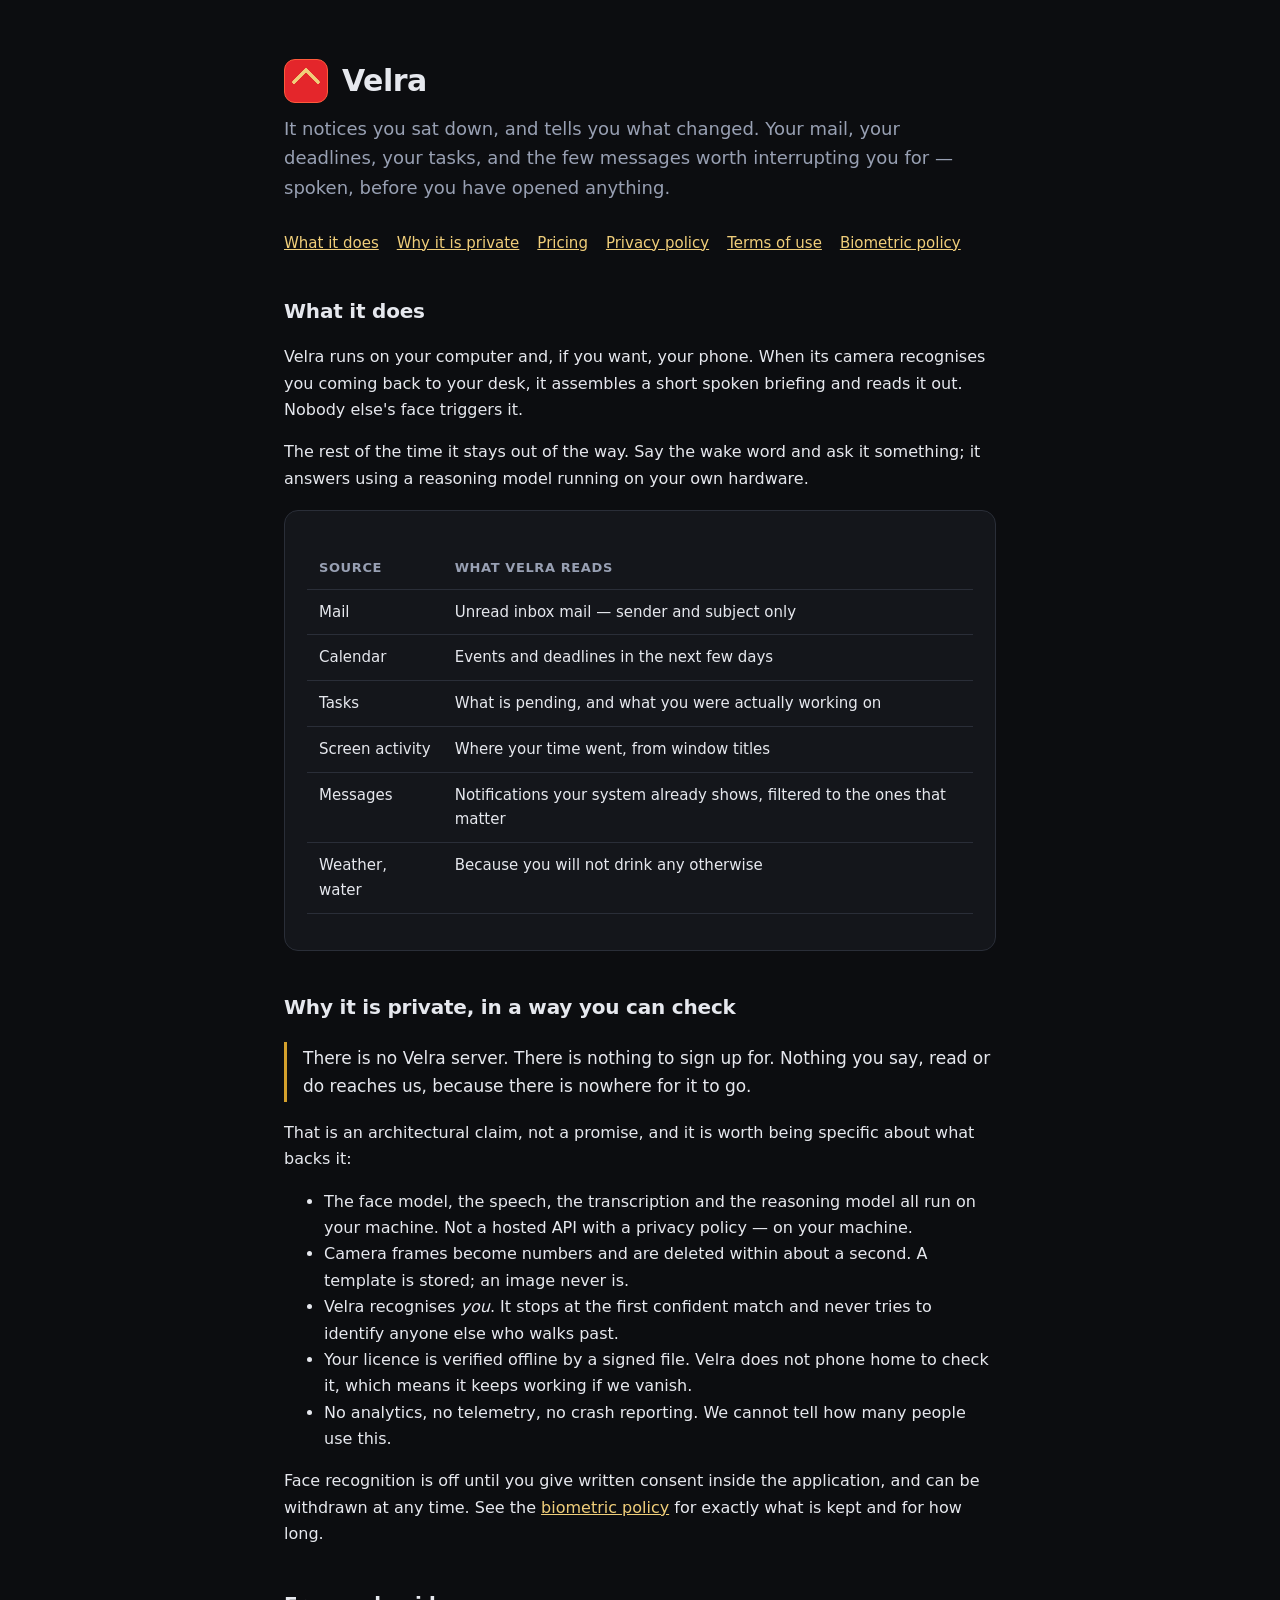
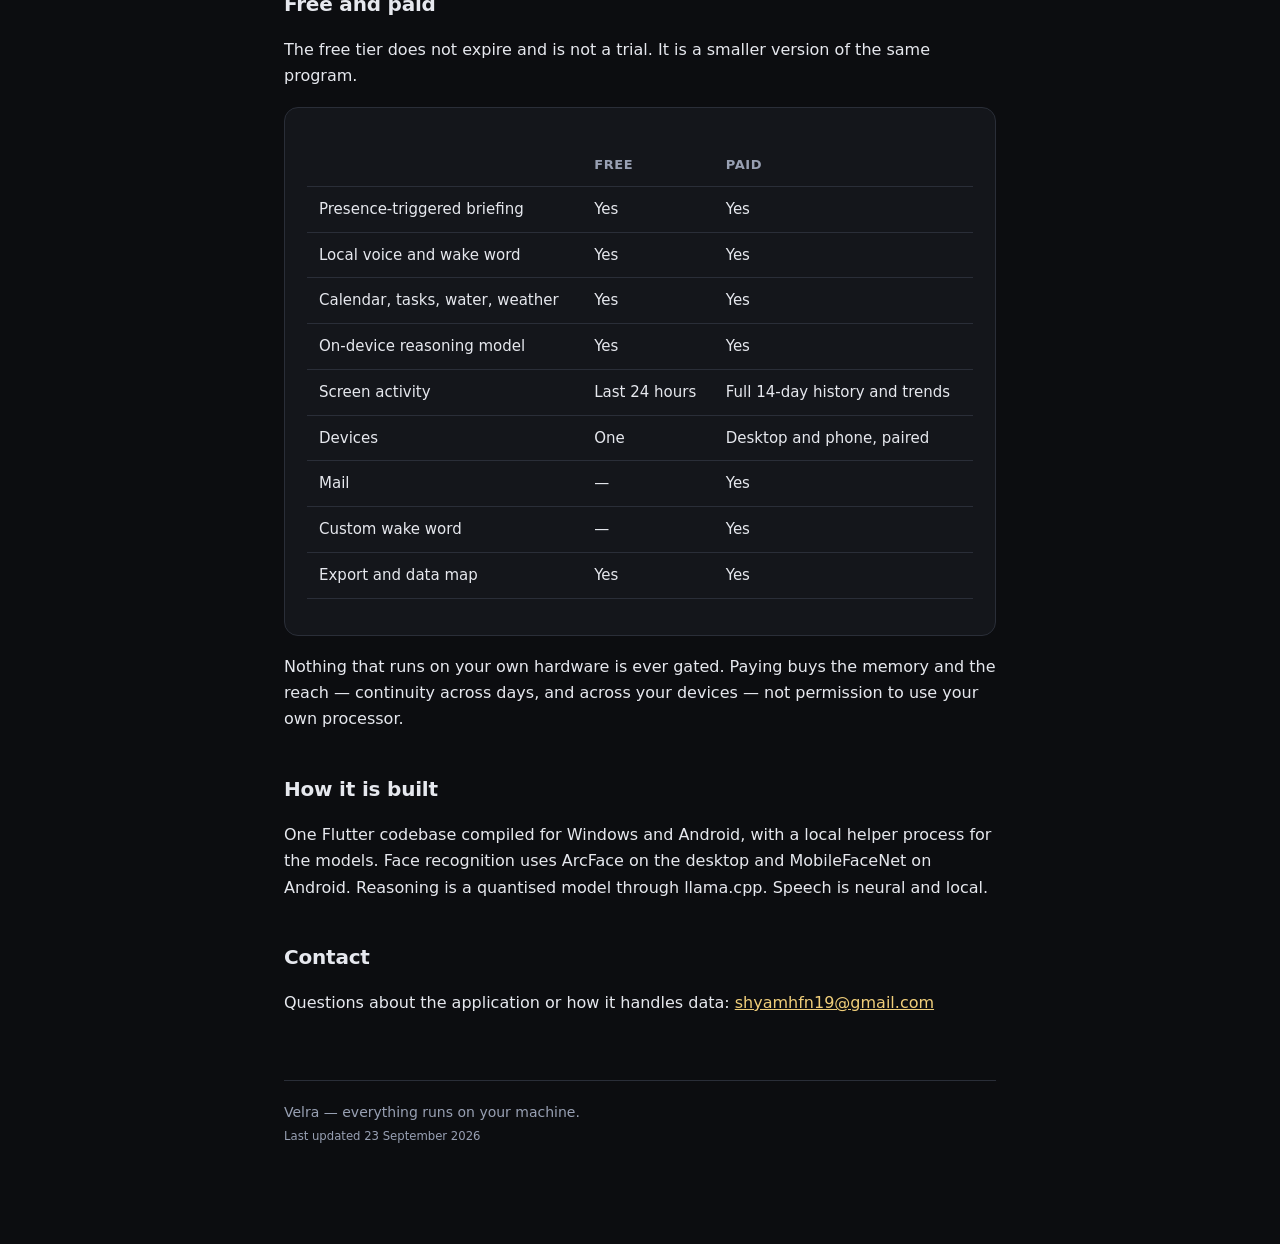
<file: index.html>
<!doctype html>
<html lang="en">
<head>
<meta charset="utf-8">
<meta name="viewport" content="width=device-width, initial-scale=1">
<title>Velra — it notices you sat down, and tells you what changed</title>
<meta name="description" content="Velra recognises you at your own desk and reads out what actually changed — mail, deadlines, tasks and the few messages worth interrupting you for. Everything runs on your machine. No server, no account.">
<link rel="stylesheet" href="_style.css">
</head>
<body>
<div class="wrap">

  <header>
    <div class="logo" aria-hidden="true"></div>
    <h1>Velra</h1>
  </header>
  <p class="lede">It notices you sat down, and tells you what changed. Your mail, your deadlines, your tasks, and the few messages worth interrupting you for — spoken, before you have opened anything.</p>

  <nav>
    <a href="#what">What it does</a>
    <a href="#private">Why it is private</a>
    <a href="#pricing">Pricing</a>
    <a href="privacy.html">Privacy policy</a>
    <a href="terms.html">Terms of use</a>
    <a href="biometric-policy.html">Biometric policy</a>
  </nav>

  <h2 id="what">What it does</h2>
  <p>Velra runs on your computer and, if you want, your phone. When its camera recognises you coming back to your desk, it assembles a short spoken briefing and reads it out. Nobody else's face triggers it.</p>
  <p>The rest of the time it stays out of the way. Say the wake word and ask it something; it answers using a reasoning model running on your own hardware.</p>

  <div class="card">
    <table>
      <tr><th>Source</th><th>What Velra reads</th></tr>
      <tr><td>Mail</td><td>Unread inbox mail — sender and subject only</td></tr>
      <tr><td>Calendar</td><td>Events and deadlines in the next few days</td></tr>
      <tr><td>Tasks</td><td>What is pending, and what you were actually working on</td></tr>
      <tr><td>Screen activity</td><td>Where your time went, from window titles</td></tr>
      <tr><td>Messages</td><td>Notifications your system already shows, filtered to the ones that matter</td></tr>
      <tr><td>Weather, water</td><td>Because you will not drink any otherwise</td></tr>
    </table>
  </div>

  <h2 id="private">Why it is private, in a way you can check</h2>

  <p class="answer">There is no Velra server. There is nothing to sign up for. Nothing you say, read or do reaches us, because there is nowhere for it to go.</p>

  <p>That is an architectural claim, not a promise, and it is worth being specific about what backs it:</p>
  <ul>
    <li>The face model, the speech, the transcription and the reasoning model all run on your machine. Not a hosted API with a privacy policy — on your machine.</li>
    <li>Camera frames become numbers and are deleted within about a second. A template is stored; an image never is.</li>
    <li>Velra recognises <em>you</em>. It stops at the first confident match and never tries to identify anyone else who walks past.</li>
    <li>Your licence is verified offline by a signed file. Velra does not phone home to check it, which means it keeps working if we vanish.</li>
    <li>No analytics, no telemetry, no crash reporting. We cannot tell how many people use this.</li>
  </ul>
  <p>Face recognition is off until you give written consent inside the application, and can be withdrawn at any time. See the <a href="biometric-policy.html">biometric policy</a> for exactly what is kept and for how long.</p>

  <h2 id="pricing">Free and paid</h2>
  <p>The free tier does not expire and is not a trial. It is a smaller version of the same program.</p>
  <div class="card">
    <table>
      <tr><th></th><th>Free</th><th>Paid</th></tr>
      <tr><td>Presence-triggered briefing</td><td>Yes</td><td>Yes</td></tr>
      <tr><td>Local voice and wake word</td><td>Yes</td><td>Yes</td></tr>
      <tr><td>Calendar, tasks, water, weather</td><td>Yes</td><td>Yes</td></tr>
      <tr><td>On-device reasoning model</td><td>Yes</td><td>Yes</td></tr>
      <tr><td>Screen activity</td><td>Last 24 hours</td><td>Full 14-day history and trends</td></tr>
      <tr><td>Devices</td><td>One</td><td>Desktop and phone, paired</td></tr>
      <tr><td>Mail</td><td>—</td><td>Yes</td></tr>
      <tr><td>Custom wake word</td><td>—</td><td>Yes</td></tr>
      <tr><td>Export and data map</td><td>Yes</td><td>Yes</td></tr>
    </table>
  </div>
  <p>Nothing that runs on your own hardware is ever gated. Paying buys the memory and the reach — continuity across days, and across your devices — not permission to use your own processor.</p>

  <h2>How it is built</h2>
  <p>One Flutter codebase compiled for Windows and Android, with a local helper process for the models. Face recognition uses ArcFace on the desktop and MobileFaceNet on Android. Reasoning is a quantised model through llama.cpp. Speech is neural and local.</p>

  <h2>Contact</h2>
  <p>Questions about the application or how it handles data: <a href="mailto:shyamhfn19@gmail.com">shyamhfn19@gmail.com</a></p>

  <footer>
    Velra — everything runs on your machine.<br>
    <small>Last updated 23 September 2026</small>
  </footer>

</div>
</body>
</html>
</file>
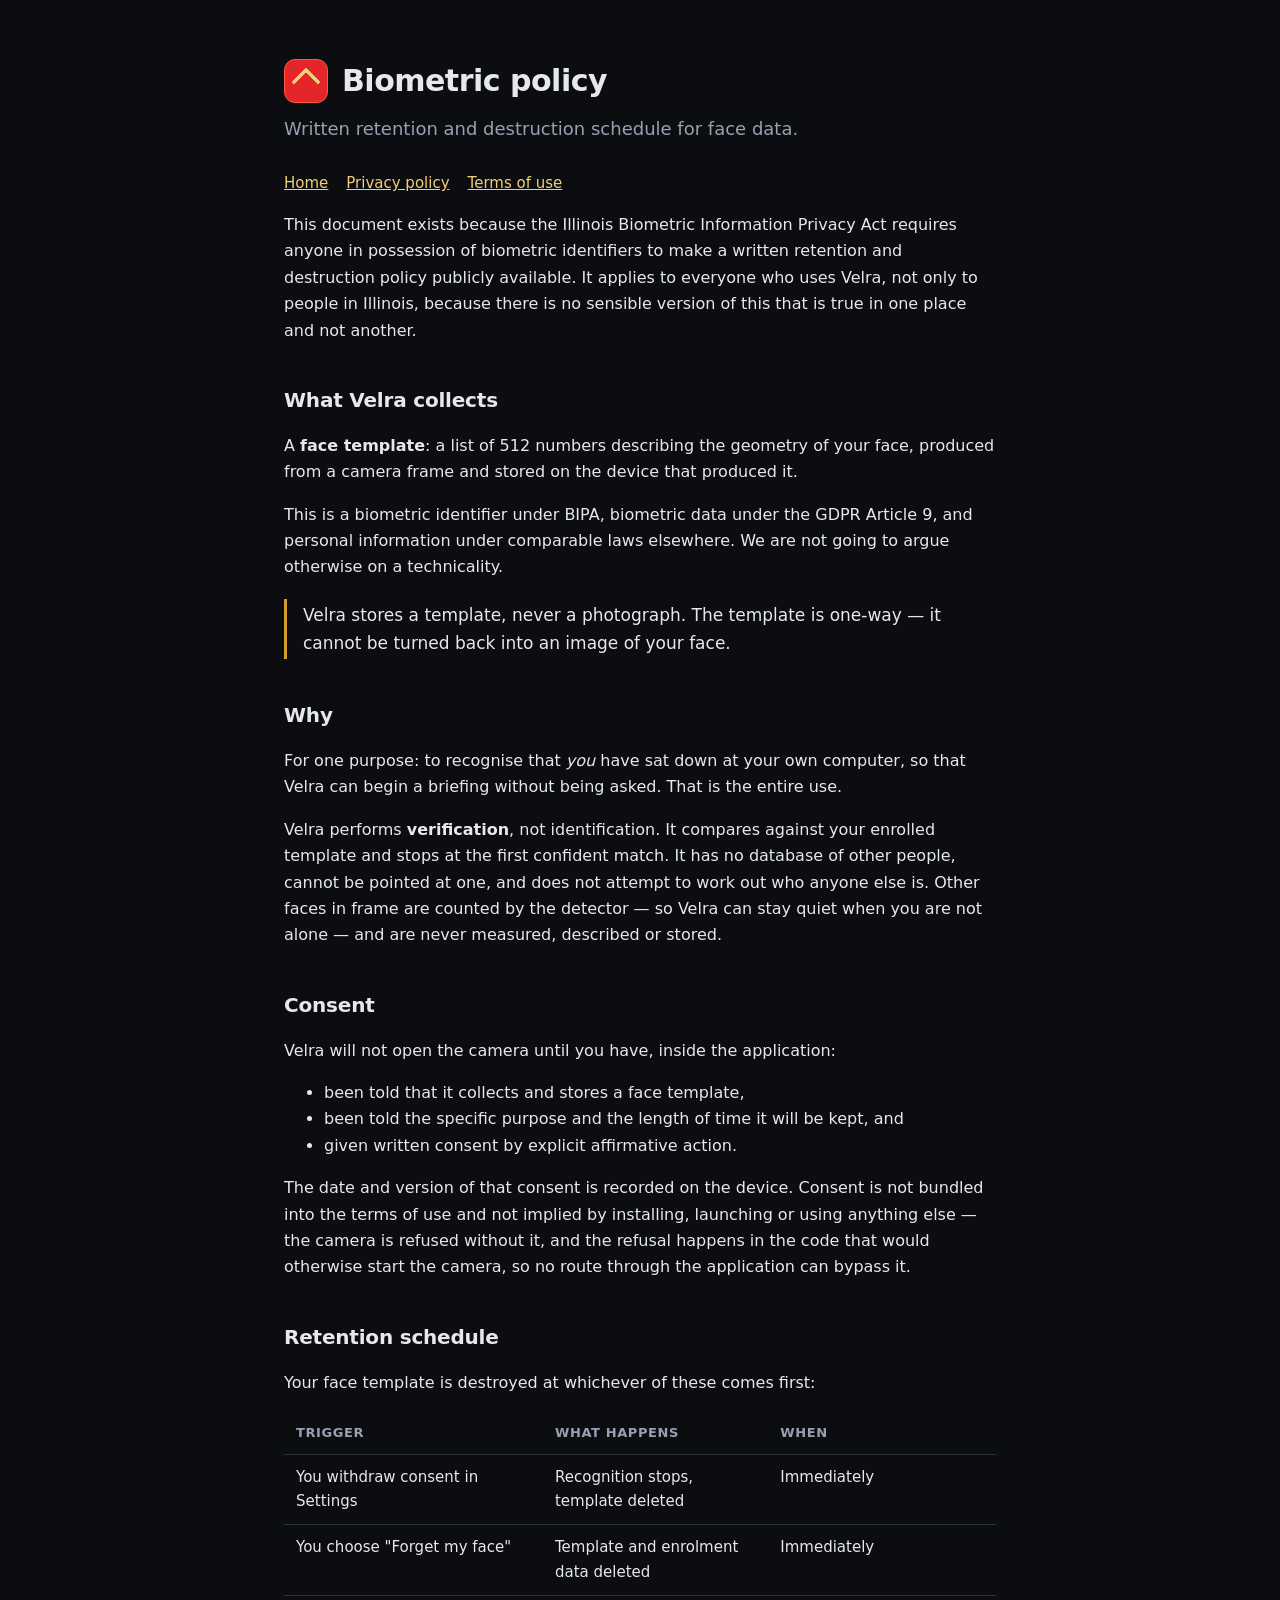
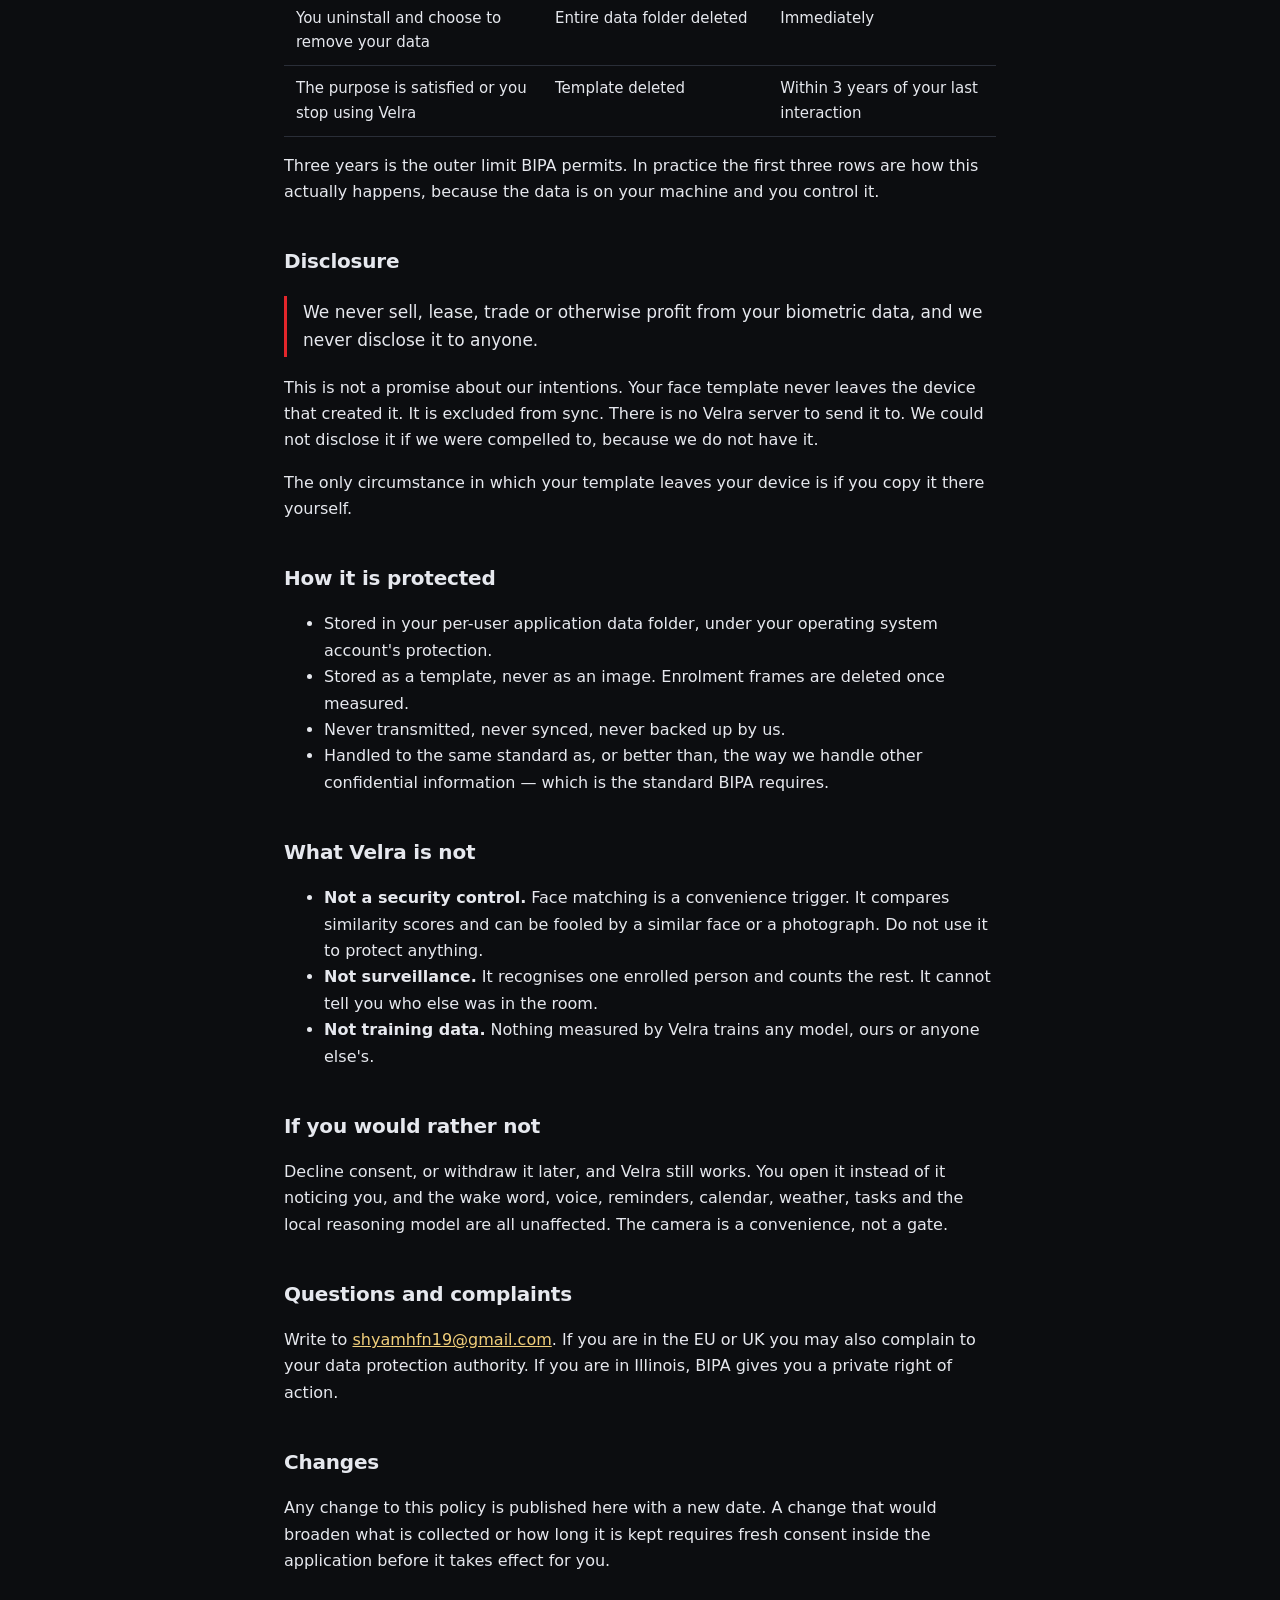
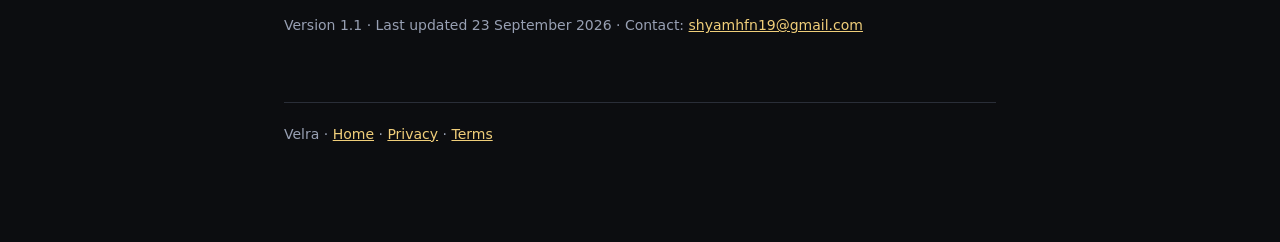
<file: biometric-policy.html>
<!doctype html>
<html lang="en">
<head>
<meta charset="utf-8">
<meta name="viewport" content="width=device-width, initial-scale=1">
<title>Biometric data retention and destruction policy — Velra</title>
<link rel="stylesheet" href="_style.css">
</head>
<body>
<div class="wrap">

  <header>
    <div class="logo" aria-hidden="true"></div>
    <h1>Biometric policy</h1>
  </header>
  <p class="lede">Written retention and destruction schedule for face data.</p>
  <nav>
    <a href="index.html">Home</a>
    <a href="privacy.html">Privacy policy</a>
    <a href="terms.html">Terms of use</a>
  </nav>

  <p>This document exists because the Illinois Biometric Information Privacy Act requires anyone in possession of biometric identifiers to make a written retention and destruction policy publicly available. It applies to everyone who uses Velra, not only to people in Illinois, because there is no sensible version of this that is true in one place and not another.</p>

  <h2>What Velra collects</h2>
  <p>A <strong>face template</strong>: a list of 512 numbers describing the geometry of your face, produced from a camera frame and stored on the device that produced it.</p>
  <p>This is a biometric identifier under BIPA, biometric data under the GDPR Article 9, and personal information under comparable laws elsewhere. We are not going to argue otherwise on a technicality.</p>

  <p class="answer">Velra stores a template, never a photograph. The template is one-way — it cannot be turned back into an image of your face.</p>

  <h2>Why</h2>
  <p>For one purpose: to recognise that <em>you</em> have sat down at your own computer, so that Velra can begin a briefing without being asked. That is the entire use.</p>
  <p>Velra performs <strong>verification</strong>, not identification. It compares against your enrolled template and stops at the first confident match. It has no database of other people, cannot be pointed at one, and does not attempt to work out who anyone else is. Other faces in frame are counted by the detector — so Velra can stay quiet when you are not alone — and are never measured, described or stored.</p>

  <h2>Consent</h2>
  <p>Velra will not open the camera until you have, inside the application:</p>
  <ul>
    <li>been told that it collects and stores a face template,</li>
    <li>been told the specific purpose and the length of time it will be kept, and</li>
    <li>given written consent by explicit affirmative action.</li>
  </ul>
  <p>The date and version of that consent is recorded on the device. Consent is not bundled into the terms of use and not implied by installing, launching or using anything else — the camera is refused without it, and the refusal happens in the code that would otherwise start the camera, so no route through the application can bypass it.</p>

  <h2>Retention schedule</h2>
  <p>Your face template is destroyed at whichever of these comes first:</p>
  <table>
    <tr><th>Trigger</th><th>What happens</th><th>When</th></tr>
    <tr><td>You withdraw consent in Settings</td><td>Recognition stops, template deleted</td><td>Immediately</td></tr>
    <tr><td>You choose "Forget my face"</td><td>Template and enrolment data deleted</td><td>Immediately</td></tr>
    <tr><td>You uninstall and choose to remove your data</td><td>Entire data folder deleted</td><td>Immediately</td></tr>
    <tr><td>The purpose is satisfied or you stop using Velra</td><td>Template deleted</td><td>Within 3 years of your last interaction</td></tr>
  </table>
  <p>Three years is the outer limit BIPA permits. In practice the first three rows are how this actually happens, because the data is on your machine and you control it.</p>

  <h2>Disclosure</h2>
  <p class="answer never">We never sell, lease, trade or otherwise profit from your biometric data, and we never disclose it to anyone.</p>
  <p>This is not a promise about our intentions. Your face template never leaves the device that created it. It is excluded from sync. There is no Velra server to send it to. We could not disclose it if we were compelled to, because we do not have it.</p>
  <p>The only circumstance in which your template leaves your device is if you copy it there yourself.</p>

  <h2>How it is protected</h2>
  <ul>
    <li>Stored in your per-user application data folder, under your operating system account's protection.</li>
    <li>Stored as a template, never as an image. Enrolment frames are deleted once measured.</li>
    <li>Never transmitted, never synced, never backed up by us.</li>
    <li>Handled to the same standard as, or better than, the way we handle other confidential information — which is the standard BIPA requires.</li>
  </ul>

  <h2>What Velra is not</h2>
  <ul>
    <li><strong>Not a security control.</strong> Face matching is a convenience trigger. It compares similarity scores and can be fooled by a similar face or a photograph. Do not use it to protect anything.</li>
    <li><strong>Not surveillance.</strong> It recognises one enrolled person and counts the rest. It cannot tell you who else was in the room.</li>
    <li><strong>Not training data.</strong> Nothing measured by Velra trains any model, ours or anyone else's.</li>
  </ul>

  <h2>If you would rather not</h2>
  <p>Decline consent, or withdraw it later, and Velra still works. You open it instead of it noticing you, and the wake word, voice, reminders, calendar, weather, tasks and the local reasoning model are all unaffected. The camera is a convenience, not a gate.</p>

  <h2>Questions and complaints</h2>
  <p>Write to <a href="mailto:shyamhfn19@gmail.com">shyamhfn19@gmail.com</a>. If you are in the EU or UK you may also complain to your data protection authority. If you are in Illinois, BIPA gives you a private right of action.</p>

  <h2>Changes</h2>
  <p>Any change to this policy is published here with a new date. A change that would broaden what is collected or how long it is kept requires fresh consent inside the application before it takes effect for you.</p>

  <p class="updated">Version 1.1 · Last updated 23 September 2026 · Contact: <a href="mailto:shyamhfn19@gmail.com">shyamhfn19@gmail.com</a></p>

  <footer>
    Velra · <a href="index.html">Home</a> · <a href="privacy.html">Privacy</a> · <a href="terms.html">Terms</a>
  </footer>

</div>
</body>
</html>
</file>
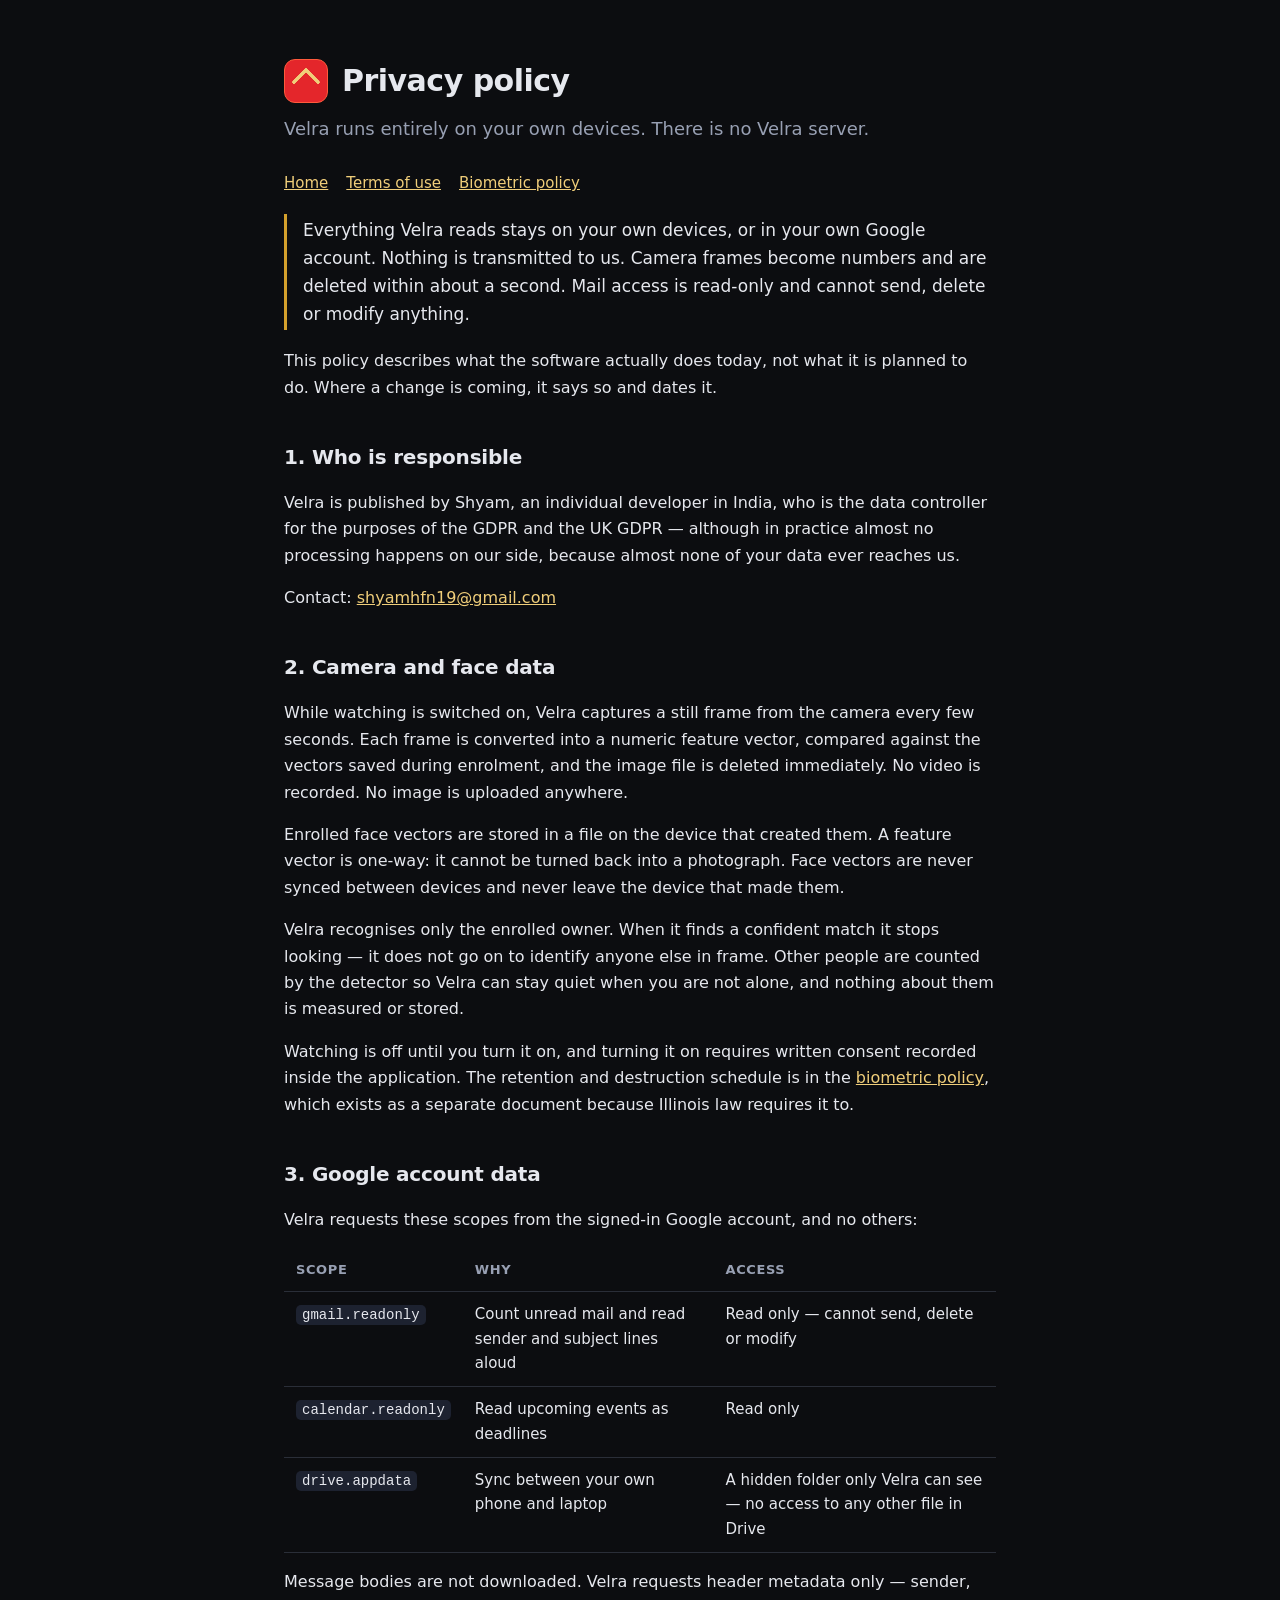
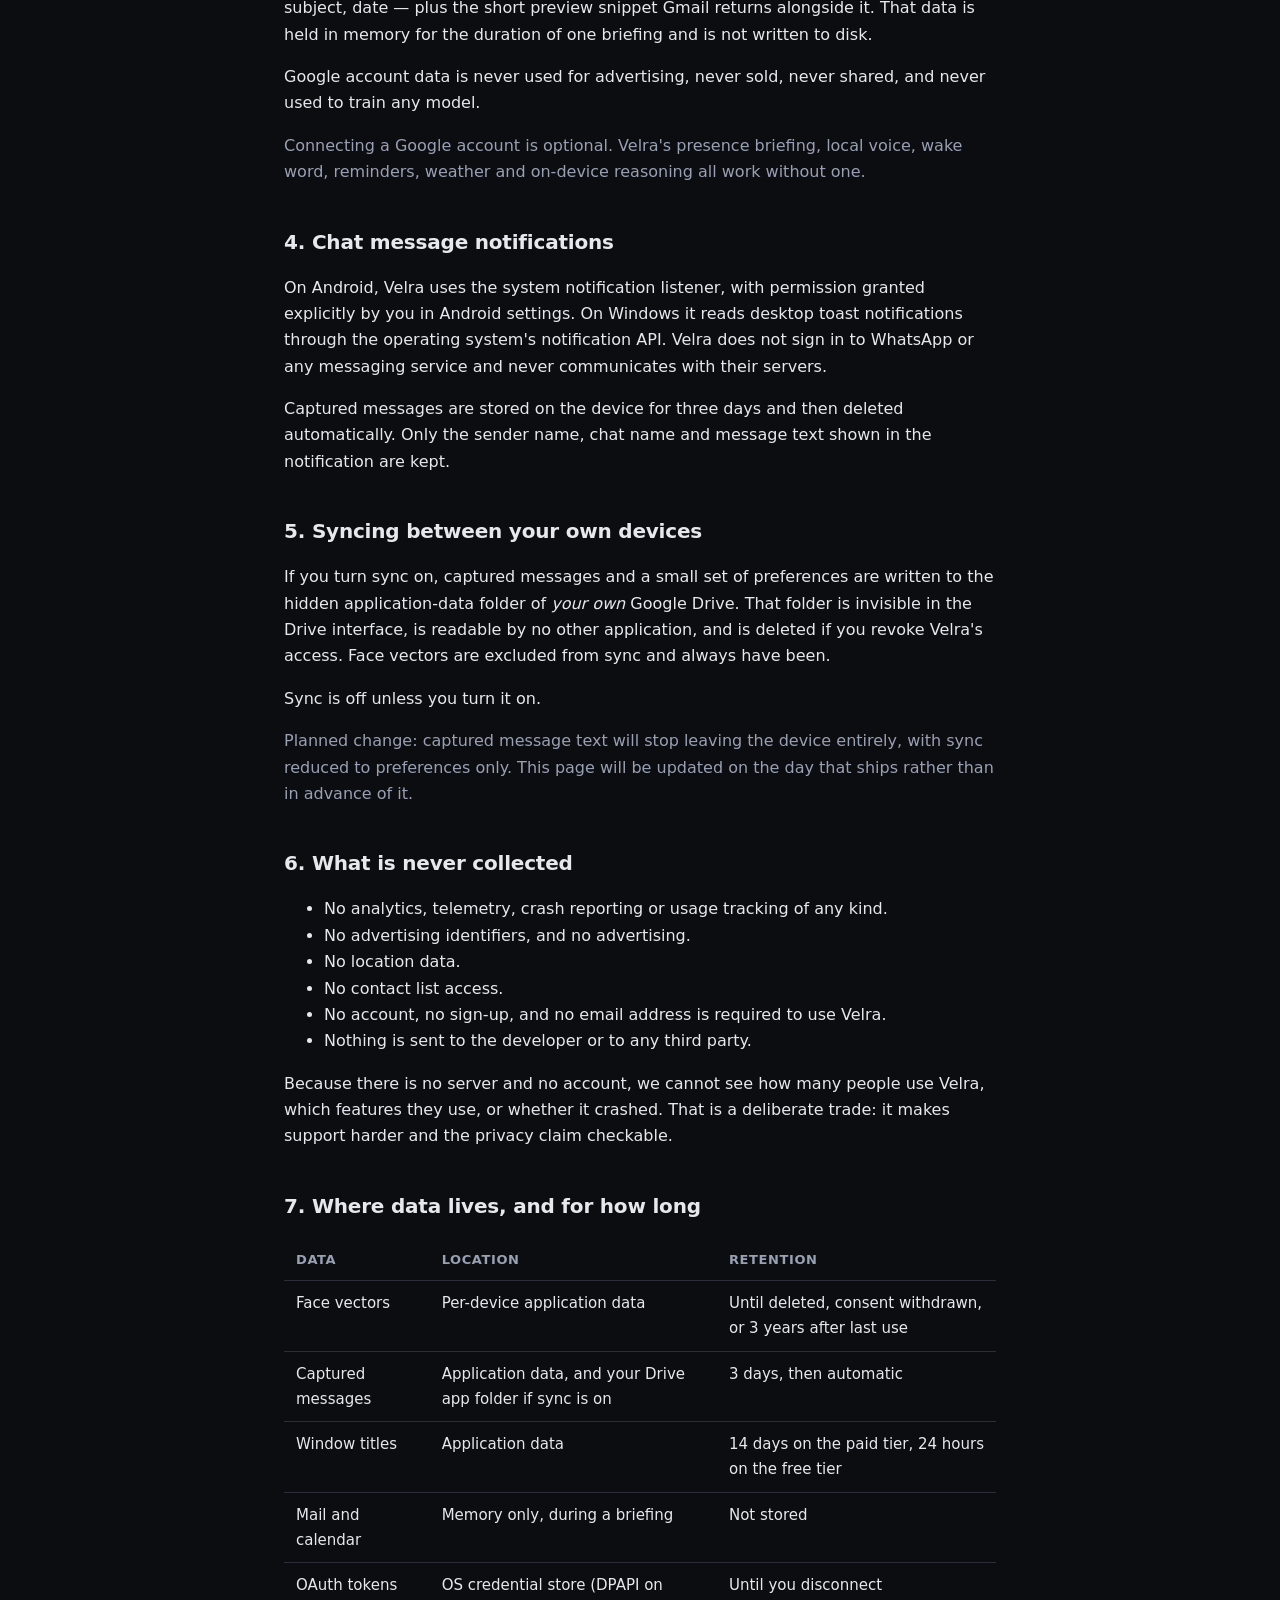
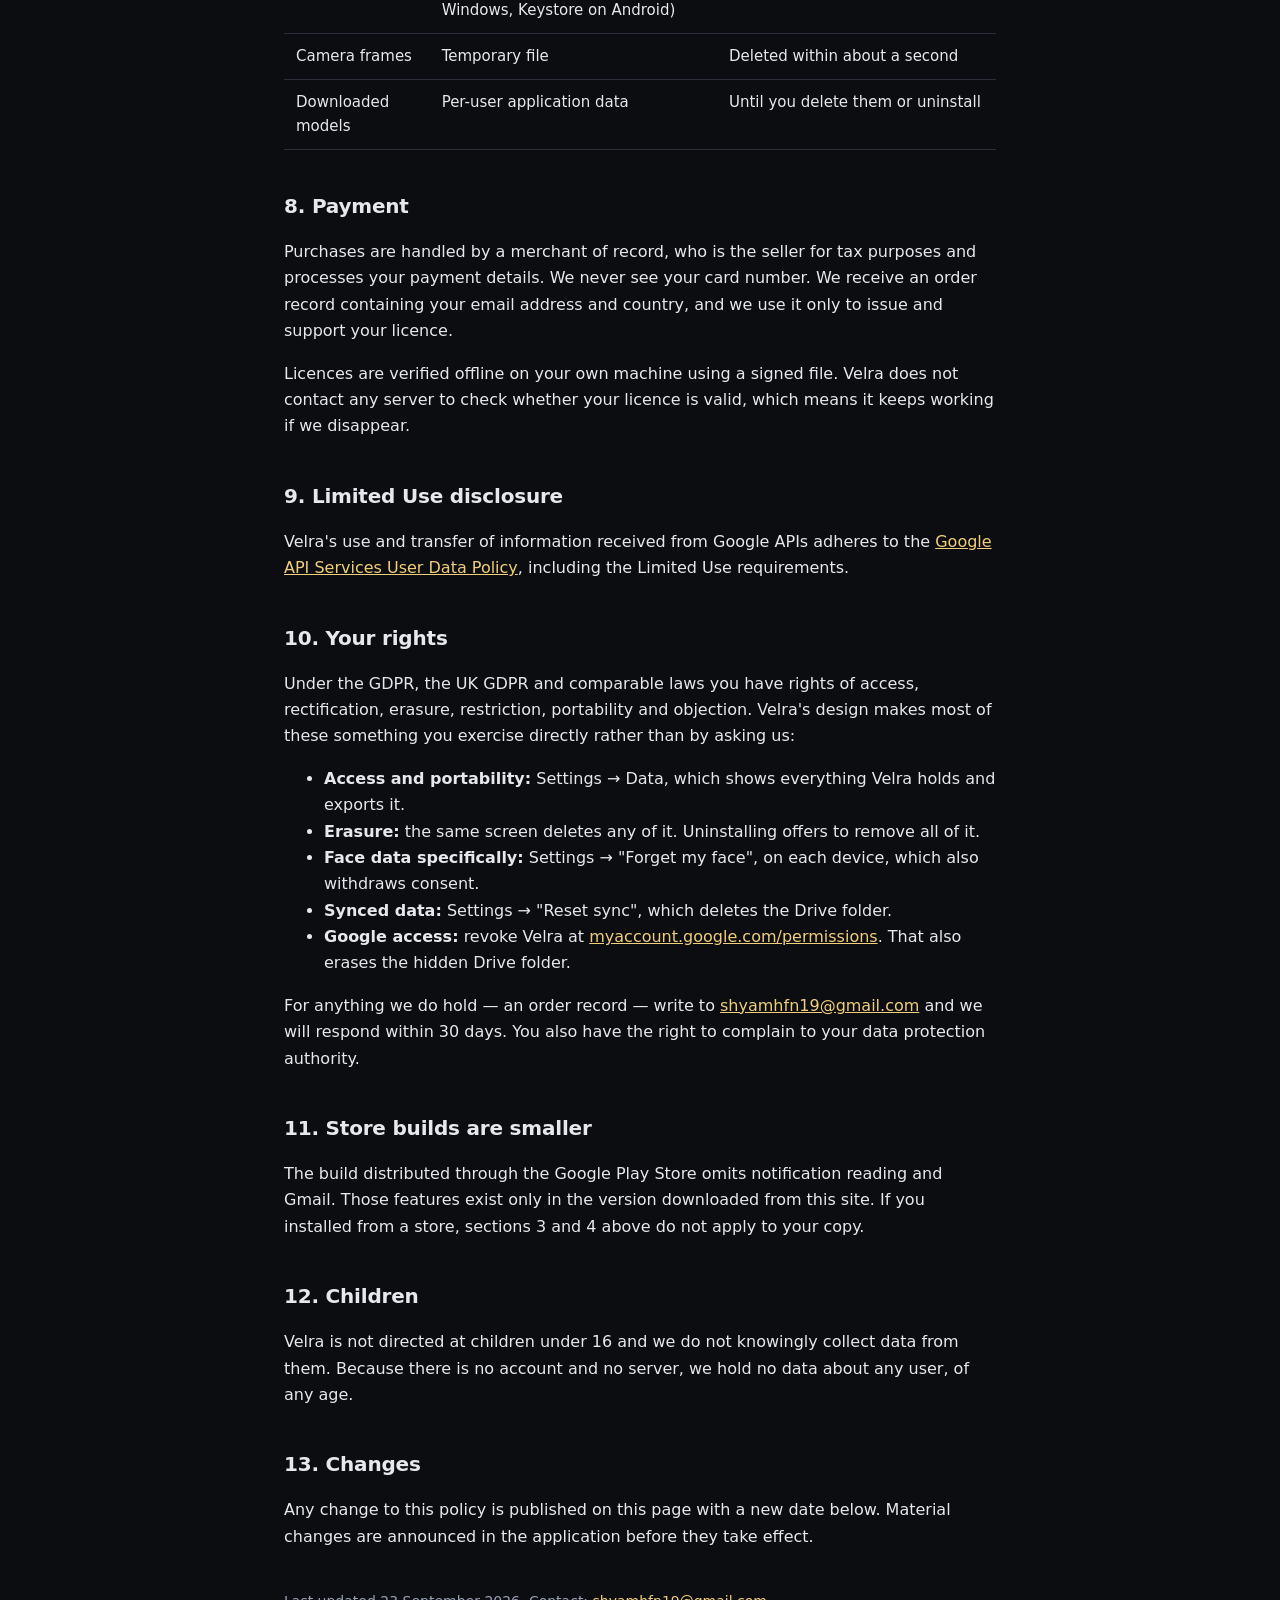
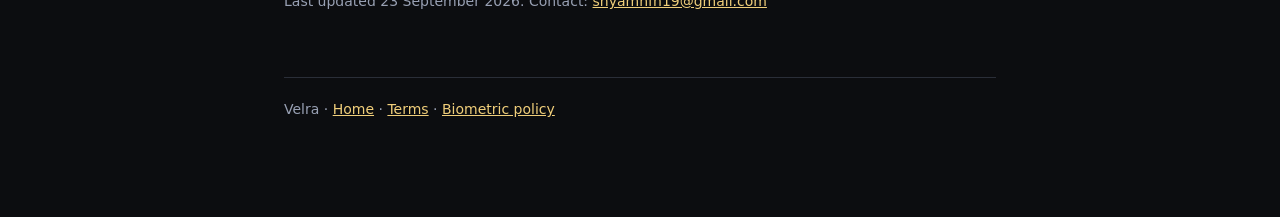
<file: privacy.html>
<!doctype html>
<html lang="en">
<head>
<meta charset="utf-8">
<meta name="viewport" content="width=device-width, initial-scale=1">
<title>Privacy policy — Velra</title>
<link rel="stylesheet" href="_style.css">
</head>
<body>
<div class="wrap">

  <header>
    <div class="logo" aria-hidden="true"></div>
    <h1>Privacy policy</h1>
  </header>
  <p class="lede">Velra runs entirely on your own devices. There is no Velra server.</p>
  <nav>
    <a href="index.html">Home</a>
    <a href="terms.html">Terms of use</a>
    <a href="biometric-policy.html">Biometric policy</a>
  </nav>

  <p class="answer">Everything Velra reads stays on your own devices, or in your own Google account. Nothing is transmitted to us. Camera frames become numbers and are deleted within about a second. Mail access is read-only and cannot send, delete or modify anything.</p>

  <p>This policy describes what the software actually does today, not what it is planned to do. Where a change is coming, it says so and dates it.</p>

  <h2>1. Who is responsible</h2>
  <p>Velra is published by Shyam, an individual developer in India, who is the data controller for the purposes of the GDPR and the UK GDPR — although in practice almost no processing happens on our side, because almost none of your data ever reaches us.</p>
  <p>Contact: <a href="mailto:shyamhfn19@gmail.com">shyamhfn19@gmail.com</a></p>

  <h2>2. Camera and face data</h2>
  <p>While watching is switched on, Velra captures a still frame from the camera every few seconds. Each frame is converted into a numeric feature vector, compared against the vectors saved during enrolment, and the image file is deleted immediately. No video is recorded. No image is uploaded anywhere.</p>
  <p>Enrolled face vectors are stored in a file on the device that created them. A feature vector is one-way: it cannot be turned back into a photograph. Face vectors are never synced between devices and never leave the device that made them.</p>
  <p>Velra recognises only the enrolled owner. When it finds a confident match it stops looking — it does not go on to identify anyone else in frame. Other people are counted by the detector so Velra can stay quiet when you are not alone, and nothing about them is measured or stored.</p>
  <p>Watching is off until you turn it on, and turning it on requires written consent recorded inside the application. The retention and destruction schedule is in the <a href="biometric-policy.html">biometric policy</a>, which exists as a separate document because Illinois law requires it to.</p>

  <h2>3. Google account data</h2>
  <p>Velra requests these scopes from the signed-in Google account, and no others:</p>
  <table>
    <tr><th>Scope</th><th>Why</th><th>Access</th></tr>
    <tr><td><code>gmail.readonly</code></td><td>Count unread mail and read sender and subject lines aloud</td><td>Read only — cannot send, delete or modify</td></tr>
    <tr><td><code>calendar.readonly</code></td><td>Read upcoming events as deadlines</td><td>Read only</td></tr>
    <tr><td><code>drive.appdata</code></td><td>Sync between your own phone and laptop</td><td>A hidden folder only Velra can see — no access to any other file in Drive</td></tr>
  </table>
  <p>Message bodies are not downloaded. Velra requests header metadata only — sender, subject, date — plus the short preview snippet Gmail returns alongside it. That data is held in memory for the duration of one briefing and is not written to disk.</p>
  <p>Google account data is never used for advertising, never sold, never shared, and never used to train any model.</p>
  <p class="muted">Connecting a Google account is optional. Velra's presence briefing, local voice, wake word, reminders, weather and on-device reasoning all work without one.</p>

  <h2>4. Chat message notifications</h2>
  <p>On Android, Velra uses the system notification listener, with permission granted explicitly by you in Android settings. On Windows it reads desktop toast notifications through the operating system's notification API. Velra does not sign in to WhatsApp or any messaging service and never communicates with their servers.</p>
  <p>Captured messages are stored on the device for three days and then deleted automatically. Only the sender name, chat name and message text shown in the notification are kept.</p>

  <h2>5. Syncing between your own devices</h2>
  <p>If you turn sync on, captured messages and a small set of preferences are written to the hidden application-data folder of <em>your own</em> Google Drive. That folder is invisible in the Drive interface, is readable by no other application, and is deleted if you revoke Velra's access. Face vectors are excluded from sync and always have been.</p>
  <p>Sync is off unless you turn it on.</p>
  <p class="muted">Planned change: captured message text will stop leaving the device entirely, with sync reduced to preferences only. This page will be updated on the day that ships rather than in advance of it.</p>

  <h2>6. What is never collected</h2>
  <ul>
    <li>No analytics, telemetry, crash reporting or usage tracking of any kind.</li>
    <li>No advertising identifiers, and no advertising.</li>
    <li>No location data.</li>
    <li>No contact list access.</li>
    <li>No account, no sign-up, and no email address is required to use Velra.</li>
    <li>Nothing is sent to the developer or to any third party.</li>
  </ul>
  <p>Because there is no server and no account, we cannot see how many people use Velra, which features they use, or whether it crashed. That is a deliberate trade: it makes support harder and the privacy claim checkable.</p>

  <h2>7. Where data lives, and for how long</h2>
  <table>
    <tr><th>Data</th><th>Location</th><th>Retention</th></tr>
    <tr><td>Face vectors</td><td>Per-device application data</td><td>Until deleted, consent withdrawn, or 3 years after last use</td></tr>
    <tr><td>Captured messages</td><td>Application data, and your Drive app folder if sync is on</td><td>3 days, then automatic</td></tr>
    <tr><td>Window titles</td><td>Application data</td><td>14 days on the paid tier, 24 hours on the free tier</td></tr>
    <tr><td>Mail and calendar</td><td>Memory only, during a briefing</td><td>Not stored</td></tr>
    <tr><td>OAuth tokens</td><td>OS credential store (DPAPI on Windows, Keystore on Android)</td><td>Until you disconnect</td></tr>
    <tr><td>Camera frames</td><td>Temporary file</td><td>Deleted within about a second</td></tr>
    <tr><td>Downloaded models</td><td>Per-user application data</td><td>Until you delete them or uninstall</td></tr>
  </table>

  <h2>8. Payment</h2>
  <p>Purchases are handled by a merchant of record, who is the seller for tax purposes and processes your payment details. We never see your card number. We receive an order record containing your email address and country, and we use it only to issue and support your licence.</p>
  <p>Licences are verified offline on your own machine using a signed file. Velra does not contact any server to check whether your licence is valid, which means it keeps working if we disappear.</p>

  <h2>9. Limited Use disclosure</h2>
  <p>Velra's use and transfer of information received from Google APIs adheres to the <a href="https://developers.google.com/terms/api-services-user-data-policy">Google API Services User Data Policy</a>, including the Limited Use requirements.</p>

  <h2>10. Your rights</h2>
  <p>Under the GDPR, the UK GDPR and comparable laws you have rights of access, rectification, erasure, restriction, portability and objection. Velra's design makes most of these something you exercise directly rather than by asking us:</p>
  <ul>
    <li><strong>Access and portability:</strong> Settings → Data, which shows everything Velra holds and exports it.</li>
    <li><strong>Erasure:</strong> the same screen deletes any of it. Uninstalling offers to remove all of it.</li>
    <li><strong>Face data specifically:</strong> Settings → "Forget my face", on each device, which also withdraws consent.</li>
    <li><strong>Synced data:</strong> Settings → "Reset sync", which deletes the Drive folder.</li>
    <li><strong>Google access:</strong> revoke Velra at <a href="https://myaccount.google.com/permissions">myaccount.google.com/permissions</a>. That also erases the hidden Drive folder.</li>
  </ul>
  <p>For anything we do hold — an order record — write to <a href="mailto:shyamhfn19@gmail.com">shyamhfn19@gmail.com</a> and we will respond within 30 days. You also have the right to complain to your data protection authority.</p>

  <h2>11. Store builds are smaller</h2>
  <p>The build distributed through the Google Play Store omits notification reading and Gmail. Those features exist only in the version downloaded from this site. If you installed from a store, sections 3 and 4 above do not apply to your copy.</p>

  <h2>12. Children</h2>
  <p>Velra is not directed at children under 16 and we do not knowingly collect data from them. Because there is no account and no server, we hold no data about any user, of any age.</p>

  <h2>13. Changes</h2>
  <p>Any change to this policy is published on this page with a new date below. Material changes are announced in the application before they take effect.</p>

  <p class="updated">Last updated 23 September 2026. Contact: <a href="mailto:shyamhfn19@gmail.com">shyamhfn19@gmail.com</a></p>

  <footer>
    Velra · <a href="index.html">Home</a> · <a href="terms.html">Terms</a> · <a href="biometric-policy.html">Biometric policy</a>
  </footer>

</div>
</body>
</html>
</file>
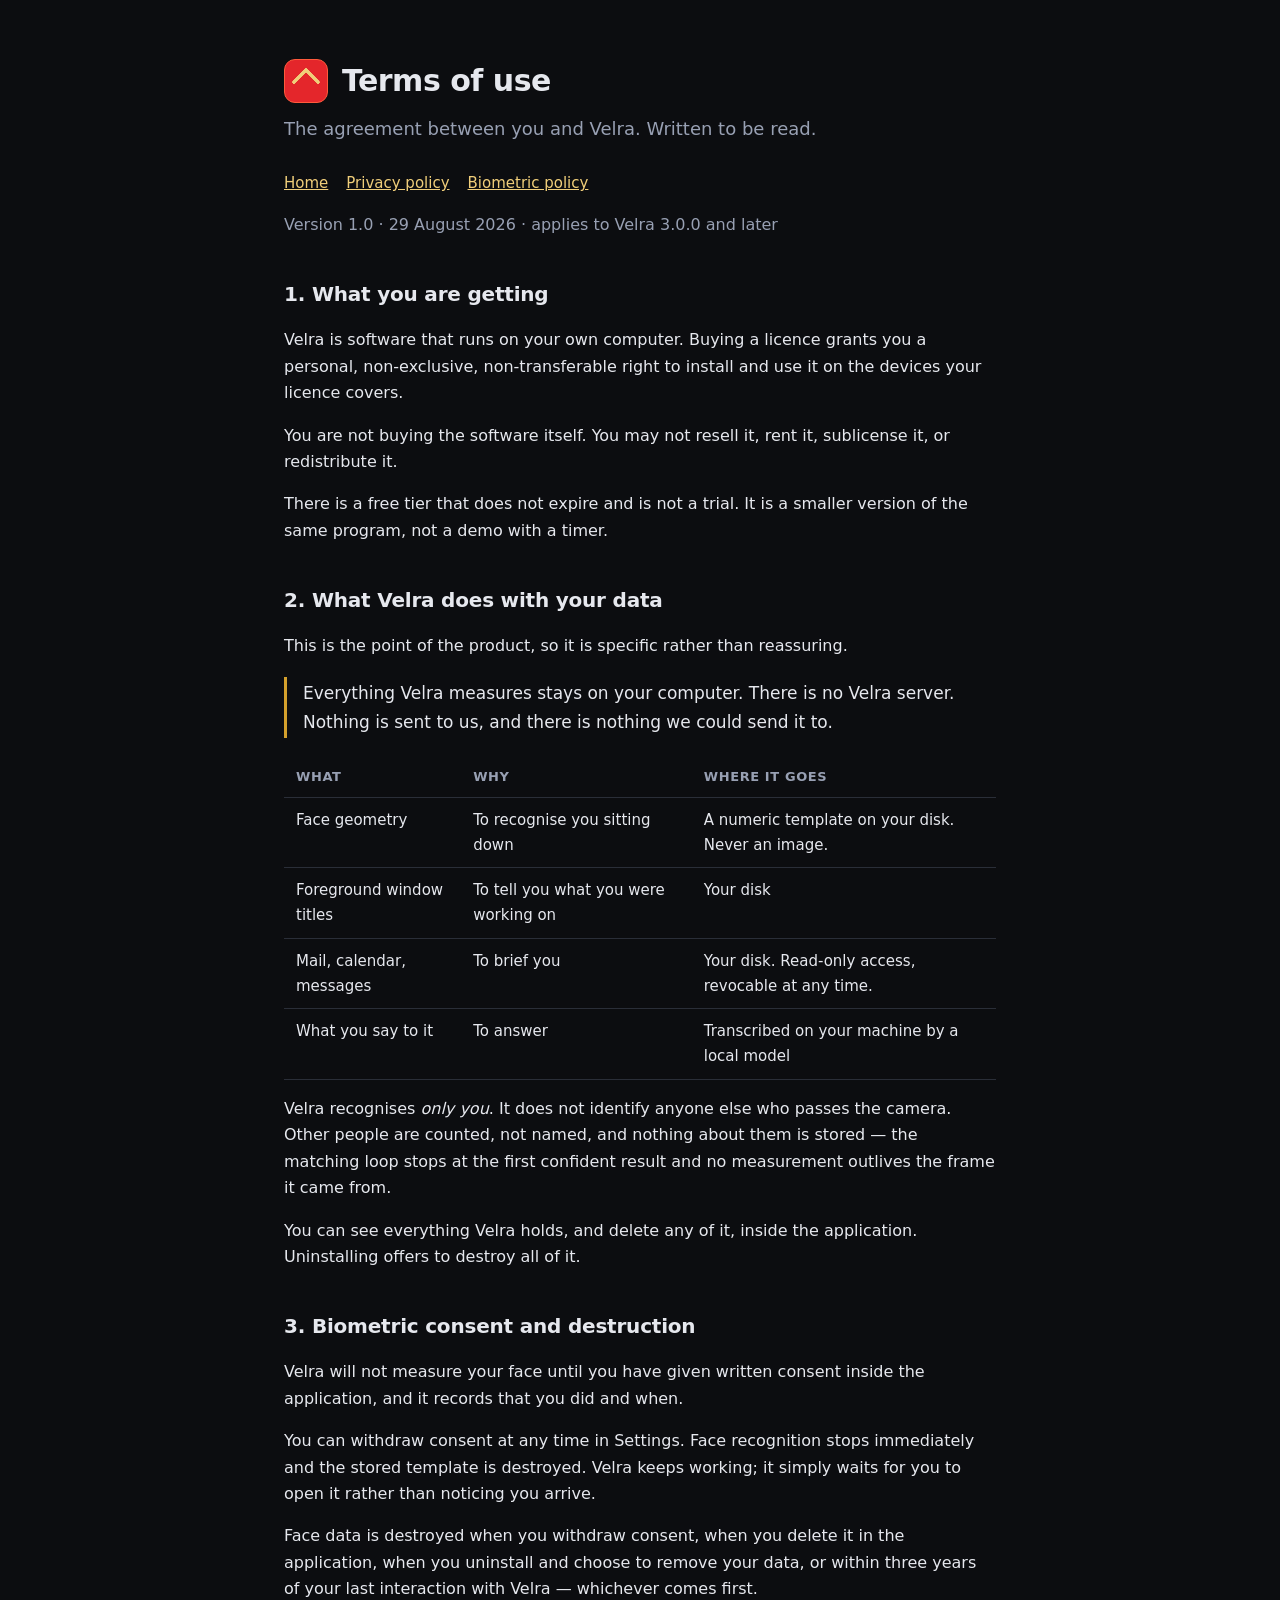
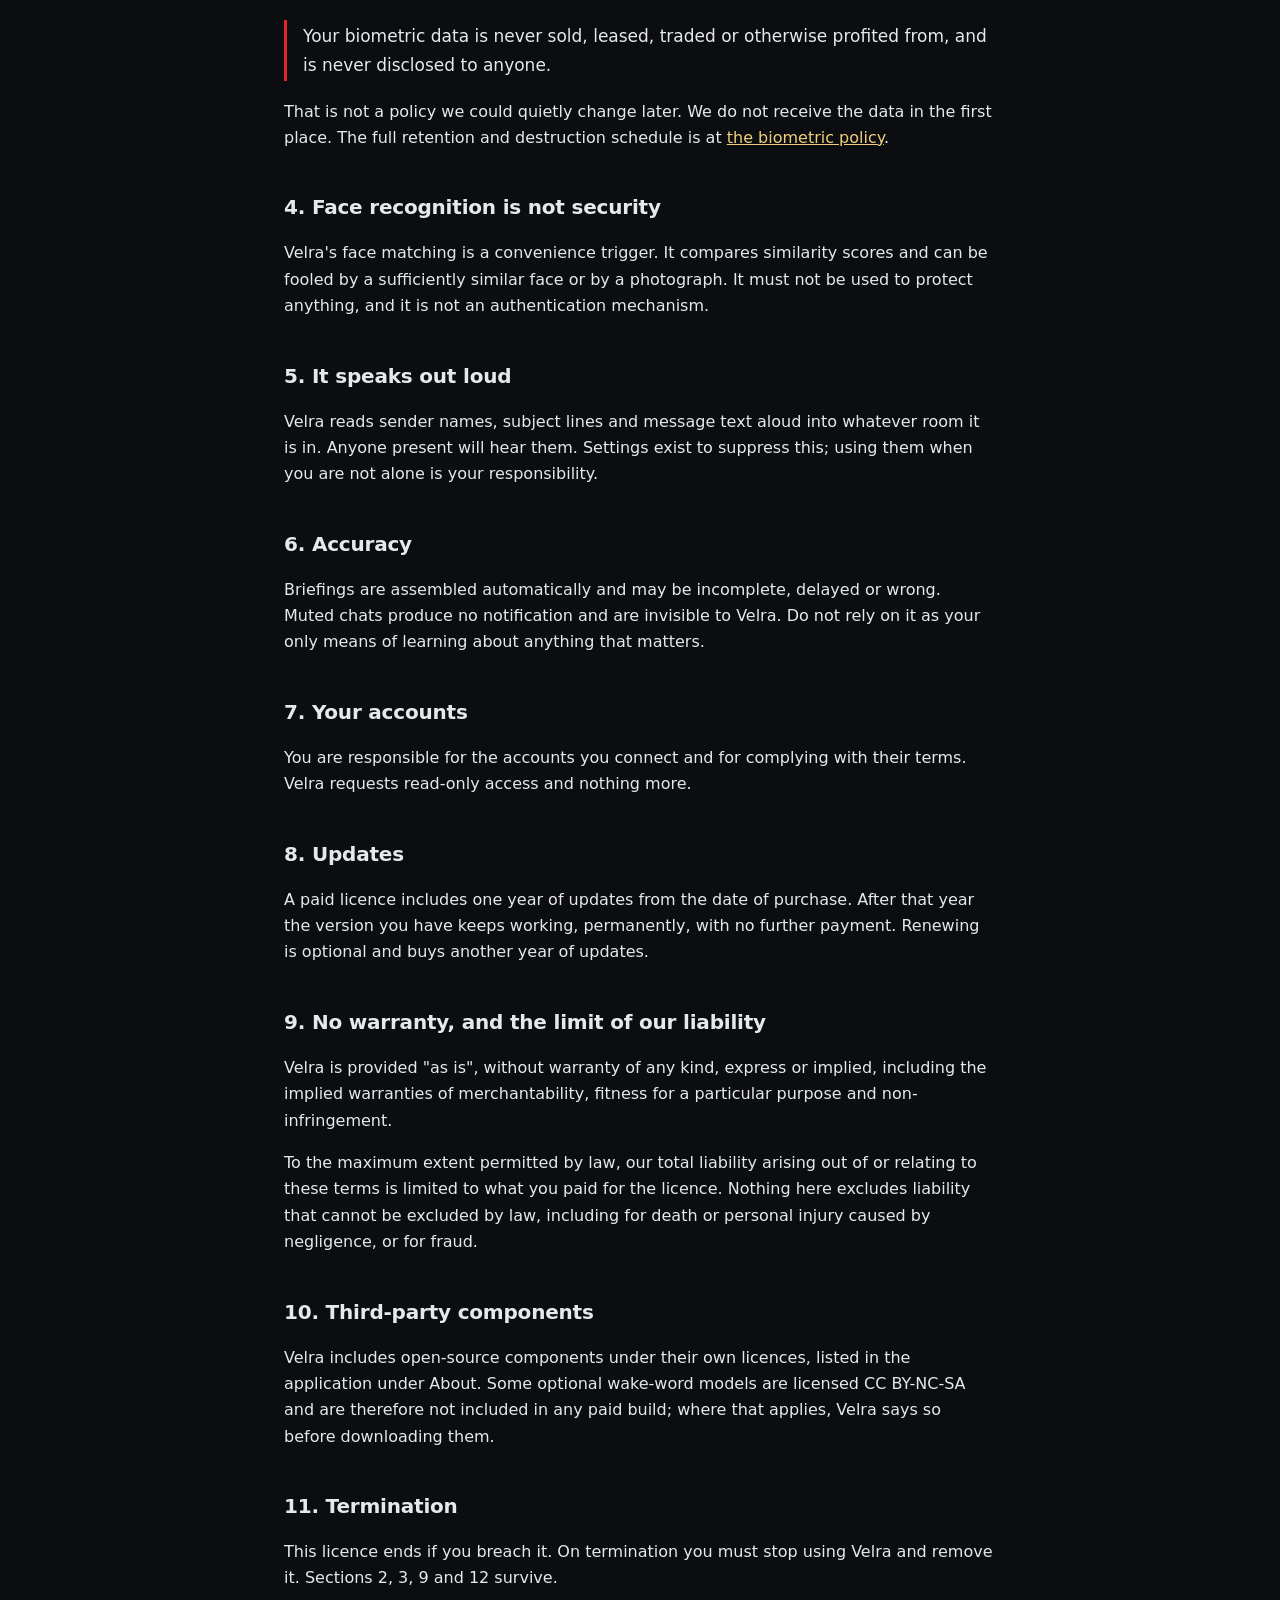
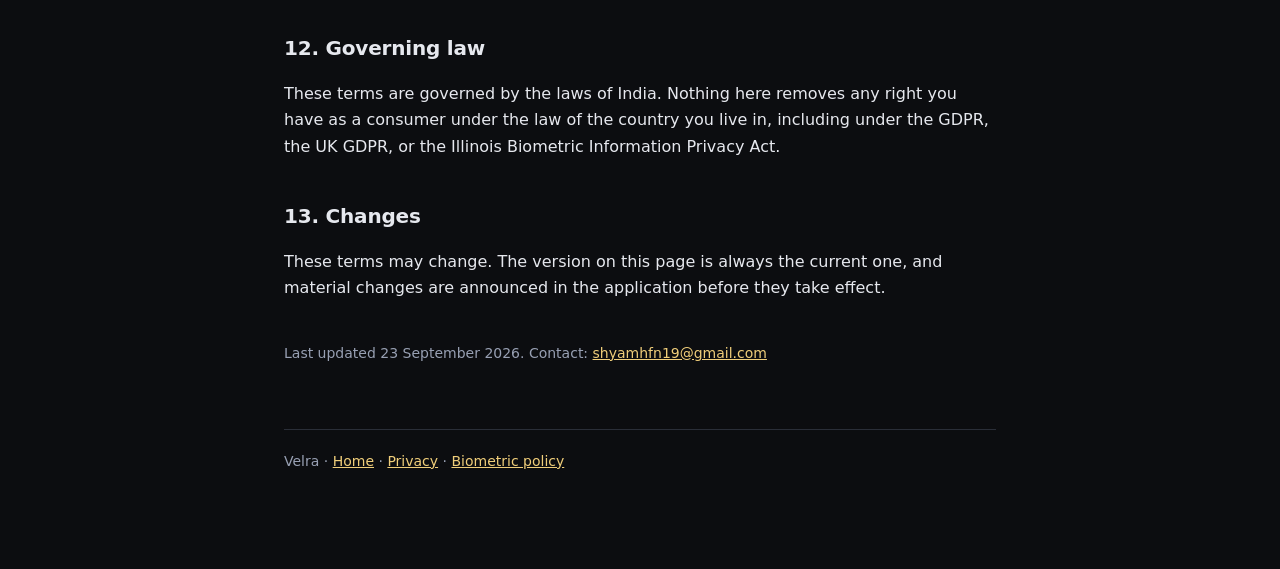
<file: terms.html>
<!doctype html>
<html lang="en">
<head>
<meta charset="utf-8">
<meta name="viewport" content="width=device-width, initial-scale=1">
<title>Terms of use — Velra</title>
<link rel="stylesheet" href="_style.css">
</head>
<body>
<div class="wrap">

  <header>
    <div class="logo" aria-hidden="true"></div>
    <h1>Terms of use</h1>
  </header>
  <p class="lede">The agreement between you and Velra. Written to be read.</p>
  <nav>
    <a href="index.html">Home</a>
    <a href="privacy.html">Privacy policy</a>
    <a href="biometric-policy.html">Biometric policy</a>
  </nav>

  <p class="muted">Version 1.0 · 29 August 2026 · applies to Velra 3.0.0 and later</p>

  <h2>1. What you are getting</h2>
  <p>Velra is software that runs on your own computer. Buying a licence grants you a personal, non-exclusive, non-transferable right to install and use it on the devices your licence covers.</p>
  <p>You are not buying the software itself. You may not resell it, rent it, sublicense it, or redistribute it.</p>
  <p>There is a free tier that does not expire and is not a trial. It is a smaller version of the same program, not a demo with a timer.</p>

  <h2>2. What Velra does with your data</h2>
  <p>This is the point of the product, so it is specific rather than reassuring.</p>

  <p class="answer">Everything Velra measures stays on your computer. There is no Velra server. Nothing is sent to us, and there is nothing we could send it to.</p>

  <table>
    <tr><th>What</th><th>Why</th><th>Where it goes</th></tr>
    <tr>
      <td>Face geometry</td>
      <td>To recognise you sitting down</td>
      <td>A numeric template on your disk. Never an image.</td>
    </tr>
    <tr>
      <td>Foreground window titles</td>
      <td>To tell you what you were working on</td>
      <td>Your disk</td>
    </tr>
    <tr>
      <td>Mail, calendar, messages</td>
      <td>To brief you</td>
      <td>Your disk. Read-only access, revocable at any time.</td>
    </tr>
    <tr>
      <td>What you say to it</td>
      <td>To answer</td>
      <td>Transcribed on your machine by a local model</td>
    </tr>
  </table>

  <p>Velra recognises <em>only you</em>. It does not identify anyone else who passes the camera. Other people are counted, not named, and nothing about them is stored — the matching loop stops at the first confident result and no measurement outlives the frame it came from.</p>

  <p>You can see everything Velra holds, and delete any of it, inside the application. Uninstalling offers to destroy all of it.</p>

  <h2>3. Biometric consent and destruction</h2>
  <p>Velra will not measure your face until you have given written consent inside the application, and it records that you did and when.</p>
  <p>You can withdraw consent at any time in Settings. Face recognition stops immediately and the stored template is destroyed. Velra keeps working; it simply waits for you to open it rather than noticing you arrive.</p>
  <p>Face data is destroyed when you withdraw consent, when you delete it in the application, when you uninstall and choose to remove your data, or within three years of your last interaction with Velra — whichever comes first.</p>

  <p class="answer never">Your biometric data is never sold, leased, traded or otherwise profited from, and is never disclosed to anyone.</p>

  <p>That is not a policy we could quietly change later. We do not receive the data in the first place. The full retention and destruction schedule is at <a href="biometric-policy.html">the biometric policy</a>.</p>

  <h2>4. Face recognition is not security</h2>
  <p>Velra's face matching is a convenience trigger. It compares similarity scores and can be fooled by a sufficiently similar face or by a photograph. It must not be used to protect anything, and it is not an authentication mechanism.</p>

  <h2>5. It speaks out loud</h2>
  <p>Velra reads sender names, subject lines and message text aloud into whatever room it is in. Anyone present will hear them. Settings exist to suppress this; using them when you are not alone is your responsibility.</p>

  <h2>6. Accuracy</h2>
  <p>Briefings are assembled automatically and may be incomplete, delayed or wrong. Muted chats produce no notification and are invisible to Velra. Do not rely on it as your only means of learning about anything that matters.</p>

  <h2>7. Your accounts</h2>
  <p>You are responsible for the accounts you connect and for complying with their terms. Velra requests read-only access and nothing more.</p>

  <h2>8. Updates</h2>
  <p>A paid licence includes one year of updates from the date of purchase. After that year the version you have keeps working, permanently, with no further payment. Renewing is optional and buys another year of updates.</p>

  <h2>9. No warranty, and the limit of our liability</h2>
  <p>Velra is provided "as is", without warranty of any kind, express or implied, including the implied warranties of merchantability, fitness for a particular purpose and non-infringement.</p>
  <p>To the maximum extent permitted by law, our total liability arising out of or relating to these terms is limited to what you paid for the licence. Nothing here excludes liability that cannot be excluded by law, including for death or personal injury caused by negligence, or for fraud.</p>

  <h2>10. Third-party components</h2>
  <p>Velra includes open-source components under their own licences, listed in the application under About. Some optional wake-word models are licensed CC BY-NC-SA and are therefore not included in any paid build; where that applies, Velra says so before downloading them.</p>

  <h2>11. Termination</h2>
  <p>This licence ends if you breach it. On termination you must stop using Velra and remove it. Sections 2, 3, 9 and 12 survive.</p>

  <h2>12. Governing law</h2>
  <p>These terms are governed by the laws of India. Nothing here removes any right you have as a consumer under the law of the country you live in, including under the GDPR, the UK GDPR, or the Illinois Biometric Information Privacy Act.</p>

  <h2>13. Changes</h2>
  <p>These terms may change. The version on this page is always the current one, and material changes are announced in the application before they take effect.</p>

  <p class="updated">Last updated 23 September 2026. Contact: <a href="mailto:shyamhfn19@gmail.com">shyamhfn19@gmail.com</a></p>

  <footer>
    Velra · <a href="index.html">Home</a> · <a href="privacy.html">Privacy</a> · <a href="biometric-policy.html">Biometric policy</a>
  </footer>

</div>
</body>
</html>
</file>
<file: _style.css>
/* Taken from lib/ui/theme.dart, so the site and the app cannot drift apart.
   The old palette here was blue, which matched nothing. */
:root {
  --bg: #0C0D10;          /* gunmetal900 */
  --panel: #14161B;       /* gunmetal800 */
  --line: #2A2E38;        /* gunmetal600 */
  --ink: #E6E8EE;
  --muted: #98A0B3;       /* near steel */
  --accent: #F0CE7A;      /* paleGold - readable on dark, unlike the red */
  --red: #E4262B;         /* hotRed */
  --gold: #D4A02C;
}
* { box-sizing: border-box; }
body {
  margin: 0;
  background: var(--bg);
  color: var(--ink);
  font: 16px/1.65 system-ui, -apple-system, "Segoe UI", Roboto, sans-serif;
}
.wrap { max-width: 760px; margin: 0 auto; padding: 56px 24px 96px; }
header { display: flex; align-items: center; gap: 14px; margin-bottom: 8px; }
h1 { font-size: 30px; margin: 0; letter-spacing: -0.5px; }
h2 { font-size: 20px; margin: 40px 0 12px; letter-spacing: -0.2px; }
h3 { font-size: 16px; margin: 26px 0 8px; }
p, li { color: var(--ink); }
.lede { font-size: 18px; color: var(--muted); margin-top: 6px; }
.muted { color: var(--muted); }
small { color: var(--muted); }
a { color: var(--accent); }
nav { margin: 28px 0 8px; display: flex; gap: 18px; flex-wrap: wrap; font-size: 15px; }
.card {
  background: var(--panel);
  border: 1px solid var(--line);
  border-radius: 14px;
  padding: 20px 22px;
  margin: 18px 0;
}
table { width: 100%; border-collapse: collapse; margin: 16px 0; font-size: 15px; }
th, td { text-align: left; padding: 10px 12px; border-bottom: 1px solid var(--line); vertical-align: top; }
th { color: var(--muted); font-weight: 600; font-size: 13px; text-transform: uppercase; letter-spacing: 0.6px; }
code { background: #1D2230; padding: 2px 6px; border-radius: 5px; font-size: 14px; }
footer { margin-top: 64px; padding-top: 20px; border-top: 1px solid var(--line); font-size: 14px; color: var(--muted); }
/* The app mark, in CSS: a red field with a gold caret. Drawn rather than
   linked so the pages stay self-contained and work from file:// - the
   installer drops them into the program folder and the Start menu opens
   them from there. */
.logo {
  width: 44px; height: 44px; border-radius: 11px; flex: none;
  background: var(--red);
  border: 1px solid #FF5A3C;
  position: relative;
}
.logo::after {
  content: "";
  position: absolute; left: 50%; top: 54%;
  width: 17px; height: 17px;
  transform: translate(-50%, -50%) rotate(45deg);
  border-top: 4.5px solid #F0CE7A;
  border-left: 4.5px solid #F0CE7A;
  border-radius: 2px;
}

/* A short, plain-language answer set off from the reasoning around it. */
.answer {
  border-left: 3px solid var(--gold);
  padding: 2px 0 2px 16px;
  margin: 18px 0;
  font-size: 17px;
}
.never { border-left-color: var(--red); }
.updated { margin-top: 40px; font-size: 14px; color: var(--muted); }
</file>
